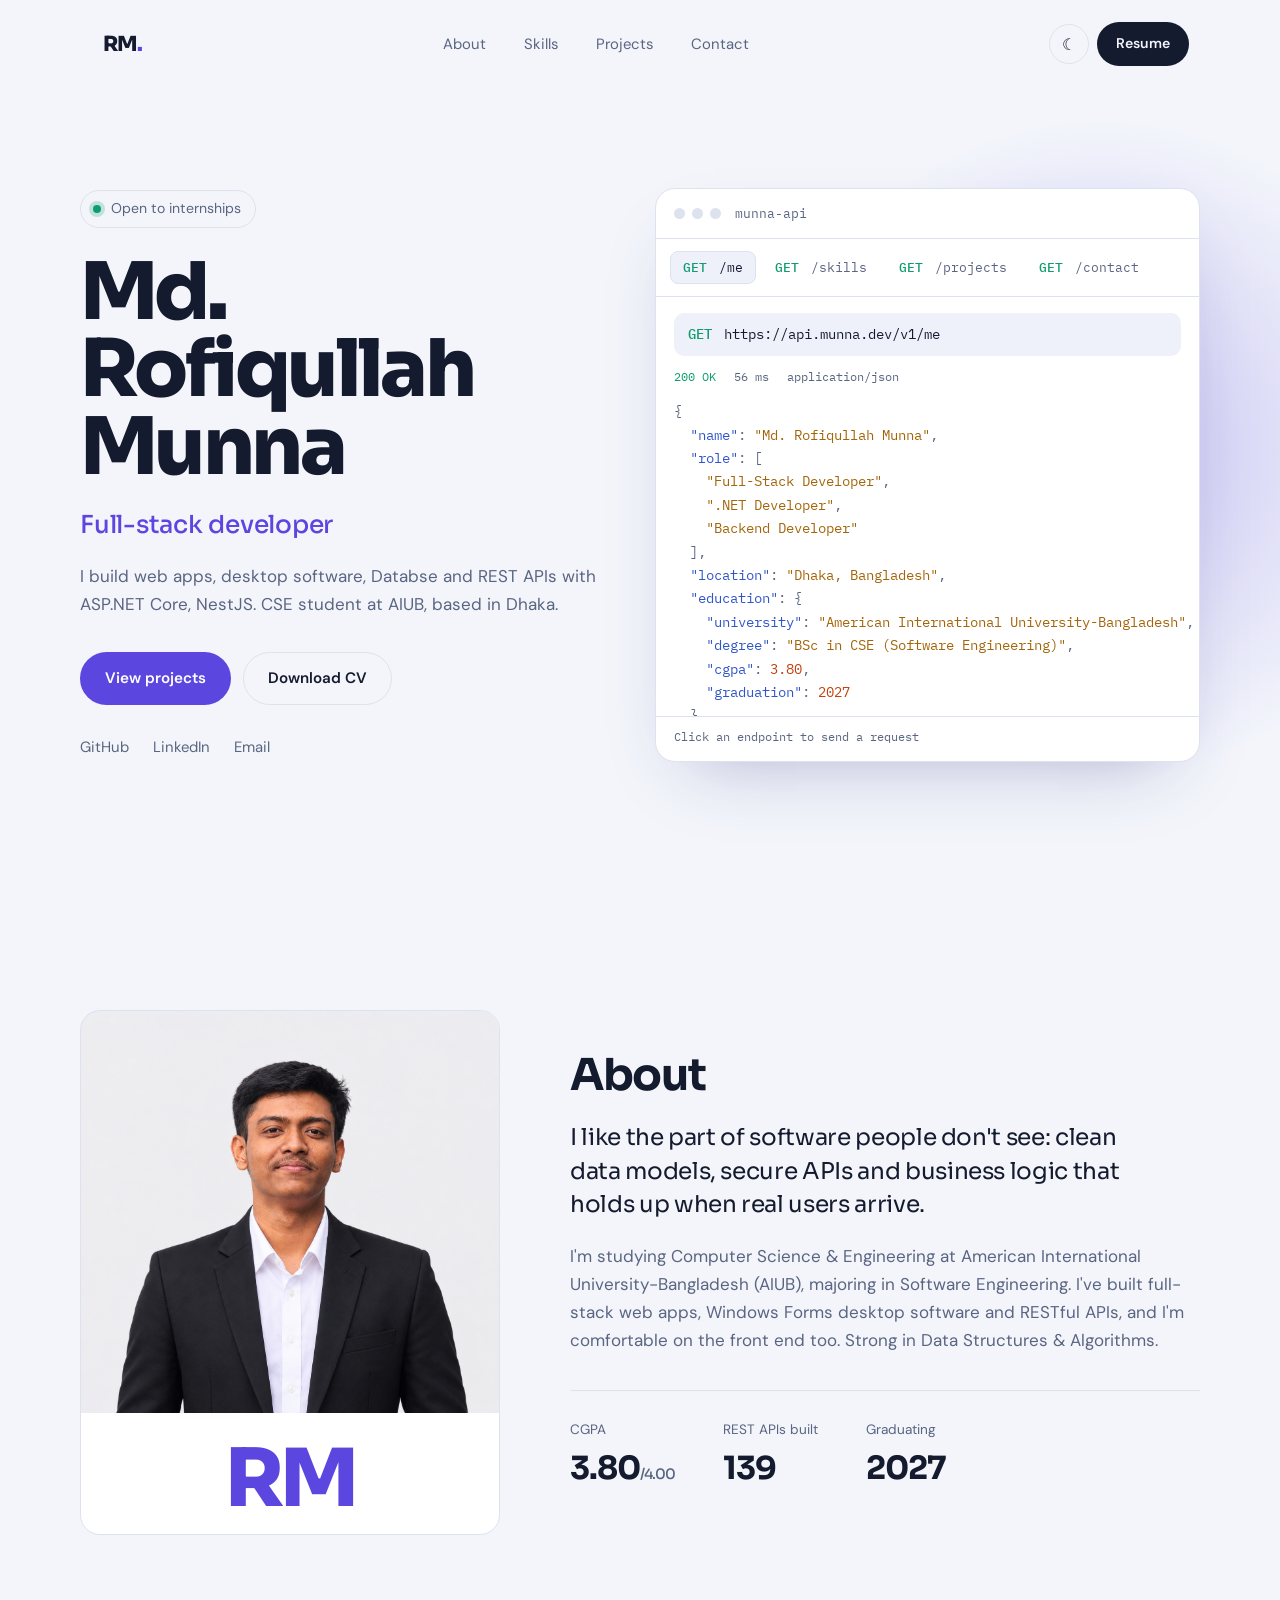
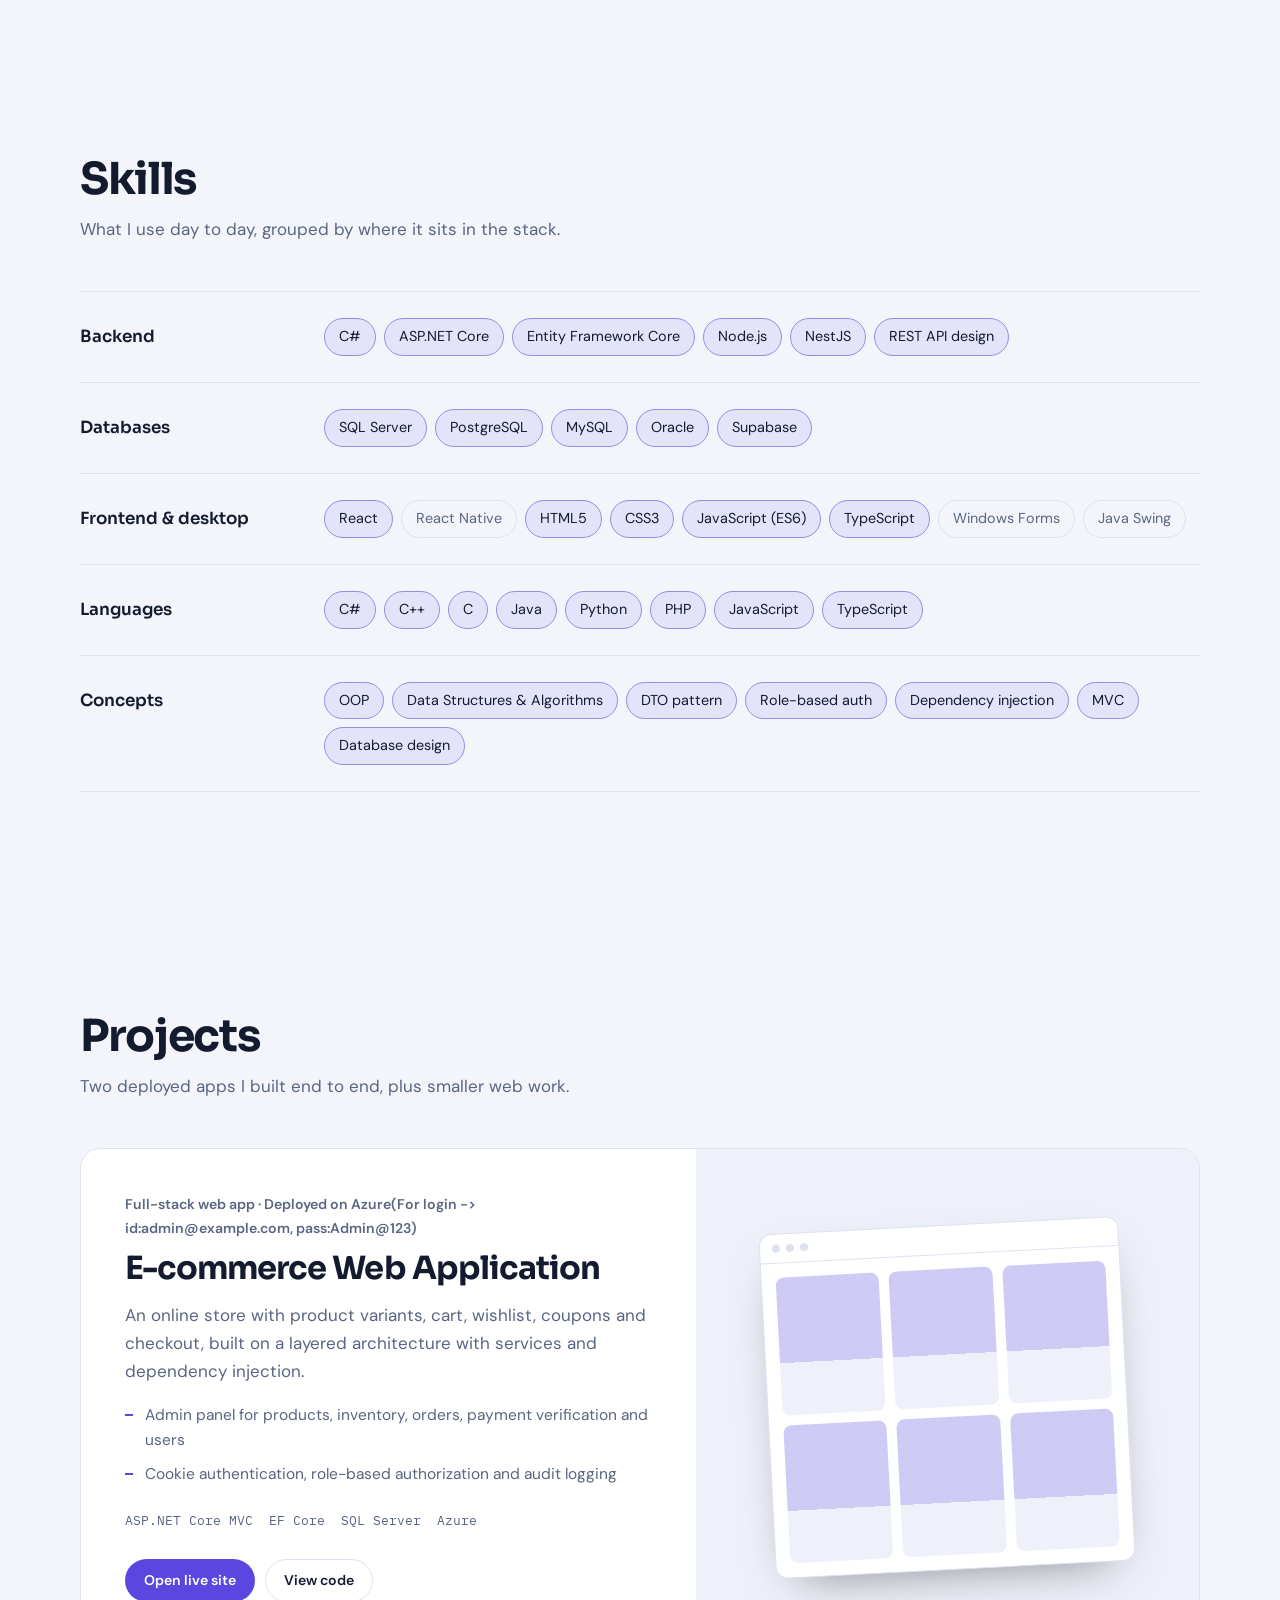
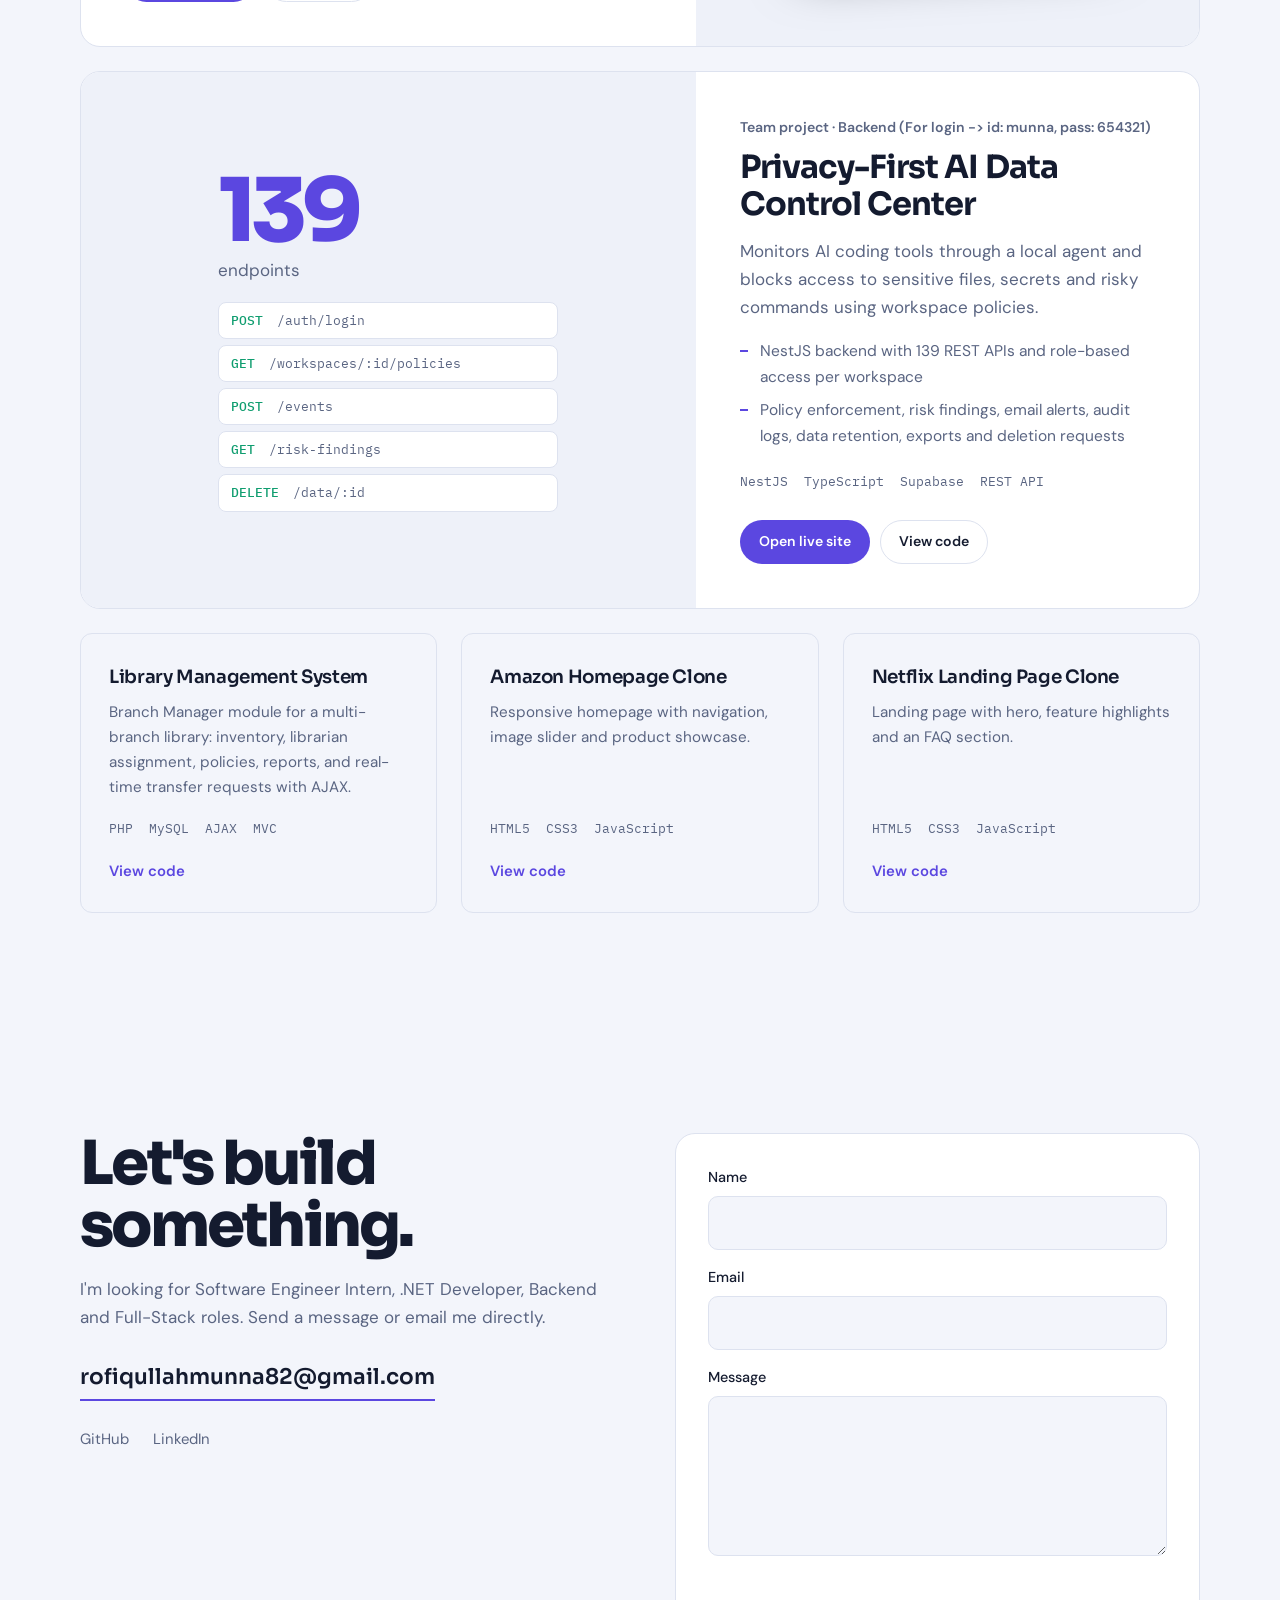
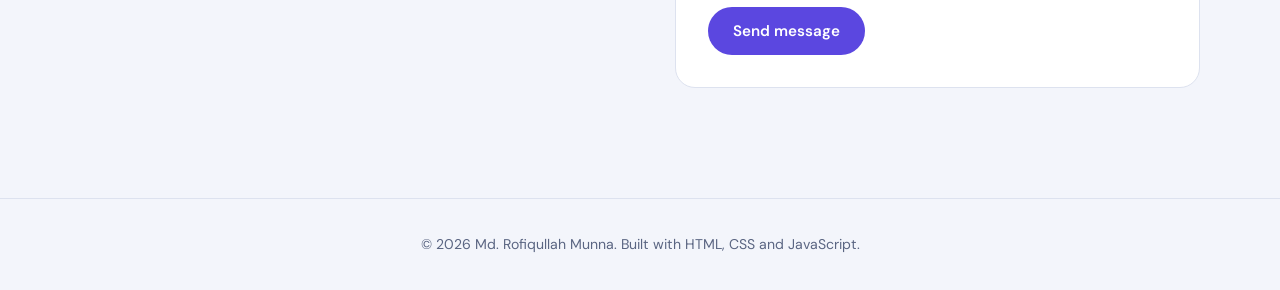
<file: index.html>
<!DOCTYPE html>
<html lang="en">
<head>
  <meta charset="UTF-8" />
  <meta name="viewport" content="width=device-width, initial-scale=1.0" />
  <title>Md. Rofiqullah Munna | Full-Stack &amp; .NET Developer</title>
  <meta name="description" content="Portfolio of Md. Rofiqullah Munna, CSE student at AIUB and full-stack / .NET / backend developer." />
  <link rel="preconnect" href="https://fonts.googleapis.com" />
  <link rel="preconnect" href="https://fonts.gstatic.com" crossorigin />
  <link href="https://fonts.googleapis.com/css2?family=Sora:wght@400;500;600;700;800&family=DM+Sans:opsz,wght@9..40,400;9..40,500;9..40,600&family=IBM+Plex+Mono:wght@400;500&display=swap" rel="stylesheet" />
  <link rel="stylesheet" href="style.css" />
</head>
<body>


  <header class="navbar" id="navbar">
    <a href="#home" class="logo" aria-label="Home">RM<span>.</span></a>

    <nav class="nav-links" id="navLinks">
      <a href="#about" class="nav-link">About</a>
      <a href="#skills" class="nav-link">Skills</a>
      <a href="#projects" class="nav-link">Projects</a>
      <a href="#contact" class="nav-link">Contact</a>
    </nav>

    <div class="nav-actions">
      <button class="icon-btn" id="themeToggle" aria-label="Switch to light theme">☀</button>
      <a href="CV.pdf" class="btn btn-small" target="_blank">Resume</a>
      <button class="icon-btn menu-btn" id="menuBtn" aria-label="Open menu" aria-expanded="false">☰</button>
    </div>
  </header>

  <main>
   
    <section class="hero" id="home">
      <div class="hero-glow" aria-hidden="true"></div>
      <div class="container hero-grid">

        <div class="hero-copy">
          <p class="hero-status"><span class="dot"></span> Open to internships</p>
          <h1 class="hero-name">Md. Rofiqullah<br />Munna</h1>
          <p class="hero-role">Full-stack  developer</p>
          <p class="hero-text">
            I build web apps, desktop software, Databse and REST APIs with  ASP.NET Core,
            NestJS. CSE student at AIUB, based in Dhaka.
          </p>
          <div class="hero-buttons">
            <a href="#projects" class="btn btn-primary">View projects</a>
            <a href="resume.pdf" class="btn btn-ghost" target="_blank">Download CV</a>
          </div>
          <div class="socials">
            <a href="https://github.com/munna89-ig" target="_blank">GitHub</a>
            <a href="https://www.linkedin.com/in/rofiqullah-munna-76301930a" target="_blank">LinkedIn</a>
            <a href="mailto:rofiqullahmunna82@gmail.com">Email</a>
          </div>
        </div>

        
        <div class="console" aria-label="Interactive API console about me">
          <div class="console-bar">
            <span class="lights" aria-hidden="true"><i></i><i></i><i></i></span>
            <span class="console-title">munna-api</span>
          </div>

          <div class="endpoints" role="tablist">
            <button class="endpoint active" role="tab" data-endpoint="me"><b>GET</b> /me</button>
            <button class="endpoint" role="tab" data-endpoint="skills"><b>GET</b> /skills</button>
            <button class="endpoint" role="tab" data-endpoint="projects"><b>GET</b> /projects</button>
            <button class="endpoint" role="tab" data-endpoint="contact"><b>GET</b> /contact</button>
          </div>

          <div class="request">
            <span class="method">GET</span>
            <span class="url" id="reqUrl">https://api.munna.dev/v1/me</span>
          </div>

          <div class="response-meta" id="respMeta">
            <span class="status">200 OK</span>
            <span id="respTime">42 ms</span>
            <span>application/json</span>
          </div>

          <pre class="response" id="response" aria-live="polite"></pre>

          <p class="console-hint">Click an endpoint to send a request</p>
        </div>
      </div>
    </section>

   
    <section class="section" id="about">
      <div class="container about-grid">
        <div class="about-photo">
          <div class="photo-frame">
           <img src="Munna.png" alt="Md. Rofiqullah Munna"> 
            <span class="photo-placeholder">RM</span>
          </div>
        </div>

        <div class="about-text">
          <h2 class="section-title">About</h2>
          <p class="lead">
            I like the part of software people don't see: clean data models, secure APIs and
            business logic that holds up when real users arrive.
          </p>
          <p>
            I'm studying Computer Science &amp; Engineering at American International
            University-Bangladesh (AIUB), majoring in Software Engineering. I've built full-stack
            web apps, Windows Forms desktop software and RESTful APIs, and I'm comfortable on the
            front end too. Strong in Data Structures &amp; Algorithms.
          </p>

          <dl class="facts">
            <div><dt>CGPA</dt><dd>3.80<small>/4.00</small></dd></div>
            <div><dt>REST APIs built</dt><dd>139</dd></div>
            <div><dt>Graduating</dt><dd>2027</dd></div>
          </dl>
        </div>
      </div>
    </section>

   
    <section class="section" id="skills">
      <div class="container">
        <h2 class="section-title">Skills</h2>
        <p class="section-sub">What I use day to day, grouped by where it sits in the stack.</p>

        <div class="skill-rows">
          <div class="skill-row">
            <h3>Backend</h3>
            <ul class="chips">
              <li class="strong" >C#</li><li class="strong">ASP.NET Core</li><li class="strong">Entity Framework Core</li>
              <li class="strong">Node.js</li><li class="strong">NestJS</li><li class="strong">REST API design</li>
            </ul>
          </div>
          <div class="skill-row">
            <h3>Databases</h3>
            <ul class="chips">
              <li class="strong">SQL Server</li><li class="strong">PostgreSQL</li><li class="strong">MySQL</li><li class="strong">Oracle</li><li class="strong">Supabase</li>
            </ul>
          </div>
          <div class="skill-row">
            <h3>Frontend &amp; desktop</h3>
            <ul class="chips">
              <li class="strong">React</li><li>React Native</li><li class="strong">HTML5</li><li class="strong">CSS3</li><li class="strong">JavaScript (ES6)</li>
              <li class="strong">TypeScript</li><li>Windows Forms</li><li>Java Swing</li>
            </ul>
          </div>
          <div class="skill-row">
            <h3>Languages</h3>
            <ul class="chips">
              <li class="strong">C#</li><li class="strong">C++</li><li class="strong">C</li><li class="strong">Java</li><li class="strong">Python</li><li class="strong">PHP</li><li class="strong">JavaScript</li><li class="strong">TypeScript</li>
            </ul>
          </div>
          <div class="skill-row">
            <h3>Concepts</h3>
            <ul class="chips">
              <li class="strong">OOP</li><li class="strong">Data Structures &amp; Algorithms</li><li class="strong">DTO pattern</li>
              <li class="strong">Role-based auth</li><li class="strong">Dependency injection</li><li class="strong">MVC</li><li class="strong">Database design</li>
            </ul>
          </div>
        </div>
      </div>
    </section>

  
    <section class="section" id="projects">
      <div class="container">
        <h2 class="section-title">Projects</h2>
        <p class="section-sub">Two deployed apps I built end to end, plus smaller web work.</p>

        
        <article class="feature">
          <div class="feature-body">
            <p class="feature-kind">Full-stack web app · Deployed on Azure(For login -> id:admin@example.com, pass:Admin@123)</p>
            <h3>E-commerce Web Application</h3>
            <p>
              An online store with product variants, cart, wishlist, coupons and checkout, built on a
              layered architecture with services and dependency injection.
            </p>
            <ul class="points">
              <li>Admin panel for products, inventory, orders, payment verification and users</li>
              <li>Cookie authentication, role-based authorization and audit logging</li>
            </ul>
            <ul class="tech"><li>ASP.NET Core MVC</li><li>EF Core</li><li>SQL Server</li><li>Azure</li></ul>
            <div class="feature-links">
              <a class="btn btn-primary btn-small" href="https://online-shop-cwedfeg3a9dgc2h3.centralindia-01.azurewebsites.net/" target="_blank">Open live site</a>
              <a class="btn btn-ghost btn-small" href="https://github.com/munna89-ig/ecommerce-web-app-dotnet" target="_blank">View code</a>
            </div>
          </div>
          <div class="feature-visual" aria-hidden="true">
            <div class="mock">
              <div class="mock-bar"><i></i><i></i><i></i></div>
              <div class="mock-shop">
                <span></span><span></span><span></span><span></span><span></span><span></span>
              </div>
            </div>
          </div>
        </article>

        <article class="feature reverse">
          <div class="feature-body">
            <p class="feature-kind">Team project · Backend (For login -> id: munna, pass: 654321)</p>
            <h3>Privacy-First AI Data Control Center</h3>
            <p>
              Monitors AI coding tools through a local agent and blocks access to sensitive files,
              secrets and risky commands using workspace policies.
            </p>
            <ul class="points">
              <li>NestJS backend with 139 REST APIs and role-based access per workspace</li>
              <li>Policy enforcement, risk findings, email alerts, audit logs, data retention, exports and deletion requests</li>
            </ul>
            <ul class="tech"><li>NestJS</li><li>TypeScript</li><li>Supabase</li><li>REST API</li></ul>
            <div class="feature-links">
              <a class="btn btn-primary btn-small" href="https://privacy-first-ai-data-control-center-cxs1.onrender.com" target="_blank">Open live site</a>
              <a class="btn btn-ghost btn-small" href="https://github.com/Privacy-First-AI-Data-Control-Center/Privacy-First-AI-Data-Control-Center" target="_blank">View code</a>
            </div>
          </div>
          <div class="feature-visual" aria-hidden="true">
            <div class="api-count">
              <span class="big">139</span>
              <span class="small">endpoints</span>
              <ul class="api-list mono">
                <li><b>POST</b> /auth/login</li>
                <li><b>GET</b> /workspaces/:id/policies</li>
                <li><b>POST</b> /events</li>
                <li><b>GET</b> /risk-findings</li>
                <li><b>DELETE</b> /data/:id</li>
              </ul>
            </div>
          </div>
        </article>

       
        <div class="mini-grid">
          <article class="mini">
            <h3>Library Management System</h3>
            <p>Branch Manager module for a multi-branch library: inventory, librarian assignment, policies, reports, and real-time transfer requests with AJAX.</p>
            <ul class="tech"><li>PHP</li><li>MySQL</li><li>AJAX</li><li>MVC</li></ul>
            <a class="mini-link" href="https://github.com/munna89-ig/Library-Management-System_Web" target="_blank">View code</a>
          </article>
          <article class="mini">
            <h3>Amazon Homepage Clone</h3>
            <p>Responsive homepage with navigation, image slider and product showcase.</p>
            <ul class="tech"><li>HTML5</li><li>CSS3</li><li>JavaScript</li></ul>
            <a class="mini-link" href="https://github.com/munna89-ig/Amazon-Clone" target="_blank">View code</a>
          </article>
          <article class="mini">
            <h3>Netflix Landing Page Clone</h3>
            <p>Landing page with hero, feature highlights and an FAQ section.</p>
            <ul class="tech"><li>HTML5</li><li>CSS3</li><li>JavaScript</li></ul>
            <a class="mini-link" href="https://github.com/munna89-ig/Netflix-Homepage-Clone" target="_blank">View code</a>
          </article>
        </div>
      </div>
    </section>

  
    <section class="section contact" id="contact">
      <div class="container contact-grid">
        <div>
          <h2 class="contact-title">Let's build something.</h2>
          <p class="section-sub">
            I'm looking for Software Engineer Intern, .NET Developer, Backend and Full-Stack roles.
            Send a message or email me directly.
          </p>
          <a class="contact-email" href="mailto:rofiqullahmunna82@gmail.com">rofiqullahmunna82@gmail.com</a>
          <div class="socials">
            <a href="https://github.com/munna89-ig" target="_blank">GitHub</a>
            <a href="https://www.linkedin.com/in/rofiqullah-munna-76301930a" target="_blank">LinkedIn</a>
          </div>
        </div>

        <form class="contact-form" id="contactForm" novalidate>
          <label>Name<input type="text" id="name" autocomplete="name" required /></label>
          <label>Email<input type="email" id="email" autocomplete="email" required /></label>
          <label>Message<textarea id="message" rows="5" required></textarea></label>
          <p class="form-msg" id="formMsg" role="status"></p>
          <button type="submit" class="btn btn-primary">Send message</button>
        </form>
      </div>
    </section>
  </main>

  <footer class="footer">
    <p>© <span id="year"></span> Md. Rofiqullah Munna. Built with HTML, CSS and JavaScript.</p>
  </footer>

  <button class="to-top" id="toTop" aria-label="Back to top">↑</button>

  <script src="script.js"></script>
</body>
</html>
</file>
<file: style.css>
/* =========================================================
   1. DESIGN TOKENS
   Change colors here and the whole site follows.
   ========================================================= */
:root {
  --bg: #0e1424;          /* page background: deep ink blue */
  --surface: #151d33;     /* cards, console */
  --surface-2: #1c2642;   /* hover / inner panels */
  --line: #26314f;        /* borders */
  --text: #e9edf7;
  --muted: #8c97b3;
  --accent: #8f7dff;      /* violet: links, buttons */
  --accent-ink: #0e1424;  /* text on accent buttons */
  --ok: #4fd1a5;          /* HTTP 200 green, used only in the console */
  --json-key: #9ab8ff;
  --json-str: #f2c879;
  --json-num: #ff9d7a;

  --font-display: "Sora", system-ui, sans-serif;
  --font-body: "DM Sans", system-ui, sans-serif;
  --font-mono: "IBM Plex Mono", ui-monospace, monospace;

  --r-lg: 20px;   /* big blocks */
  --r-md: 12px;   /* small cards */
  --r-sm: 999px;  /* pills */
  --nav-h: 76px;
}

body.light {
  --bg: #f3f5fb;
  --surface: #ffffff;
  --surface-2: #eef1f9;
  --line: #dde2ef;
  --text: #141b2f;
  --muted: #5a6582;
  --accent: #5b47e0;
  --accent-ink: #ffffff;
  --ok: #0f9d6f;
  --json-key: #3156c9;
  --json-str: #a3650a;
  --json-num: #c2410c;
}

/* =========================================================
   2. BASE
   ========================================================= */
*, *::before, *::after { margin: 0; padding: 0; box-sizing: border-box; }

html { scroll-behavior: smooth; scroll-padding-top: calc(var(--nav-h) + 10px); }

body {
  font-family: var(--font-body);
  font-size: 1.0625rem;
  line-height: 1.65;
  background: var(--bg);
  color: var(--text);
  transition: background-color .3s, color .3s;
}

a { color: inherit; text-decoration: none; }
ul { list-style: none; }
img { display: block; max-width: 100%; }
.mono { font-family: var(--font-mono); }

:focus-visible { outline: 2px solid var(--accent); outline-offset: 3px; border-radius: 6px; }

.container { width: min(1120px, 90%); margin-inline: auto; }

.section { padding-block: 110px; }

.section-title {
  font-family: var(--font-display);
  font-size: clamp(2rem, 4vw, 2.75rem);
  font-weight: 700;
  letter-spacing: -0.03em;
  line-height: 1.1;
  margin-bottom: 12px;
}
.section-sub { color: var(--muted); max-width: 56ch; margin-bottom: 48px; }

/* =========================================================
   3. BUTTONS
   ========================================================= */
.btn {
  display: inline-flex;
  align-items: center;
  justify-content: center;
  gap: 8px;
  padding: 13px 24px;
  border-radius: var(--r-sm);
  font-family: var(--font-body);
  font-weight: 600;
  font-size: .95rem;
  border: 1px solid transparent;
  cursor: pointer;
  transition: transform .15s, background-color .2s, border-color .2s;
}
.btn:active { transform: scale(.97); }
.btn-primary { background: var(--accent); color: var(--accent-ink); }
.btn-primary:hover { filter: brightness(1.08); }
.btn-ghost { border-color: var(--line); color: var(--text); background: transparent; }
.btn-ghost:hover { border-color: var(--accent); }
.btn-small { padding: 9px 18px; font-size: .88rem; }
.navbar .btn-small { background: var(--text); color: var(--bg); }

.icon-btn {
  width: 40px; height: 40px;
  display: grid; place-items: center;
  border-radius: 50%;
  border: 1px solid var(--line);
  background: transparent;
  color: var(--text);
  font-size: 1rem;
  cursor: pointer;
}
.icon-btn:hover { border-color: var(--accent); }

/* =========================================================
   4. NAVBAR - floating pill
   ========================================================= */
.navbar {
  position: fixed;
  top: 14px; left: 50%;
  transform: translateX(-50%);
  width: min(1120px, 92%);
  height: 60px;
  padding: 0 10px 0 22px;
  display: flex;
  align-items: center;
  justify-content: space-between;
  border-radius: var(--r-sm);
  border: 1px solid transparent;
  z-index: 100;
  transition: background-color .3s, border-color .3s, top .3s;
}
.navbar.scrolled {
  background: color-mix(in srgb, var(--surface) 78%, transparent);
  border-color: var(--line);
  backdrop-filter: blur(14px);
  -webkit-backdrop-filter: blur(14px);
}

.logo { font-family: var(--font-display); font-weight: 800; font-size: 1.3rem; letter-spacing: -0.04em; }
.logo span { color: var(--accent); }

.nav-links { display: flex; gap: 6px; }
.nav-link {
  padding: 8px 16px;
  border-radius: var(--r-sm);
  font-size: .93rem;
  color: var(--muted);
  transition: color .2s, background-color .2s;
}
.nav-link:hover { color: var(--text); }
.nav-link.active { color: var(--text); background: var(--surface-2); }

.nav-actions { display: flex; align-items: center; gap: 8px; }
.menu-btn { display: none; }

/* =========================================================
   5. HERO
   ========================================================= */
.hero {
  position: relative;
  min-height: 100vh;
  display: flex;
  align-items: center;
  padding: 130px 0 80px;
  overflow: hidden;
}

/* soft color light behind the console */
.hero-glow {
  position: absolute;
  width: 720px; height: 720px;
  right: -180px; top: 50%;
  transform: translateY(-50%);
  background: radial-gradient(circle, color-mix(in srgb, var(--accent) 28%, transparent) 0%, transparent 65%);
  pointer-events: none;
}

.hero-grid {
  position: relative;
  display: grid;
  grid-template-columns: 1fr 1.05fr;
  gap: 56px;
  align-items: center;
}

.hero-status {
  display: inline-flex;
  align-items: center;
  gap: 10px;
  padding: 6px 14px 6px 12px;
  border: 1px solid var(--line);
  border-radius: var(--r-sm);
  font-size: .88rem;
  color: var(--muted);
  margin-bottom: 26px;
}
.dot { width: 8px; height: 8px; border-radius: 50%; background: var(--ok); box-shadow: 0 0 0 4px color-mix(in srgb, var(--ok) 22%, transparent); }

.hero-name {
  font-family: var(--font-display);
  font-size: clamp(2.8rem, 6.2vw, 5rem);
  font-weight: 800;
  line-height: .98;
  letter-spacing: -0.045em;
}
.hero-role {
  font-family: var(--font-display);
  font-size: clamp(1.2rem, 2.2vw, 1.55rem);
  font-weight: 500;
  color: var(--accent);
  margin: 18px 0 16px;
  letter-spacing: -0.01em;
}
.hero-text { color: var(--muted); max-width: 46ch; }

.hero-buttons { display: flex; flex-wrap: wrap; gap: 12px; margin: 34px 0 30px; }

.socials { display: flex; gap: 24px; font-size: .93rem; }
.socials a { color: var(--muted); text-decoration: underline; text-decoration-color: transparent; text-underline-offset: 5px; transition: color .2s, text-decoration-color .2s; }
.socials a:hover { color: var(--text); text-decoration-color: var(--accent); }

/* ---------- API console ---------- */
.console {
  background: var(--surface);
  border: 1px solid var(--line);
  border-radius: var(--r-lg);
  box-shadow: 0 30px 80px -30px rgba(10, 8, 40, .6);
  overflow: hidden;
  font-family: var(--font-mono);
  font-size: .86rem;
}
body.light .console { box-shadow: 0 30px 70px -35px rgba(40, 40, 120, .35); }

.console-bar {
  display: flex;
  align-items: center;
  gap: 14px;
  padding: 14px 18px;
  border-bottom: 1px solid var(--line);
}
.lights { display: flex; gap: 7px; }
.lights i { width: 11px; height: 11px; border-radius: 50%; background: var(--line); }
.console-title { color: var(--muted); font-size: .8rem; }

.endpoints {
  display: flex;
  gap: 6px;
  padding: 12px 14px;
  overflow-x: auto;
  border-bottom: 1px solid var(--line);
  scrollbar-width: none;
}
.endpoint {
  flex-shrink: 0;
  font-family: var(--font-mono);
  font-size: .8rem;
  padding: 7px 12px;
  border-radius: 8px;
  border: 1px solid transparent;
  background: transparent;
  color: var(--muted);
  cursor: pointer;
  transition: background-color .2s, color .2s;
}
.endpoint b { color: var(--ok); font-weight: 500; margin-right: 4px; }
.endpoint:hover { color: var(--text); background: var(--surface-2); }
.endpoint.active { color: var(--text); background: var(--surface-2); border-color: var(--line); }

.request {
  display: flex;
  align-items: center;
  gap: 12px;
  margin: 16px 18px 10px;
  padding: 10px 14px;
  border-radius: 10px;
  background: var(--surface-2);
  overflow: hidden;
}
.method { color: var(--ok); font-weight: 500; }
.url { color: var(--text); white-space: nowrap; overflow: hidden; text-overflow: ellipsis; }

.response-meta {
  display: flex;
  gap: 18px;
  padding: 0 18px;
  color: var(--muted);
  font-size: .78rem;
  transition: opacity .2s;
}
.response-meta.loading { opacity: .35; }
.status { color: var(--ok); }

.response {
  height: 330px;
  overflow: auto;
  padding: 14px 18px 6px;
  line-height: 1.7;
  font-family: var(--font-mono);
  color: var(--muted);
  white-space: pre;
}
.response .line { display: block; animation: line-in .25s ease both; }
.json-key { color: var(--json-key); }
.json-str { color: var(--json-str); }
.json-num { color: var(--json-num); }

@keyframes line-in { from { opacity: 0; transform: translateX(-6px); } }

.console-hint {
  padding: 10px 18px 14px;
  font-size: .75rem;
  color: var(--muted);
  border-top: 1px solid var(--line);
}

/* =========================================================
   6. ABOUT
   ========================================================= */
.about-grid {
  display: grid;
  grid-template-columns: 0.8fr 1.2fr;
  gap: 70px;
  align-items: center;
}
.photo-frame {
  aspect-ratio: 4 / 5;
  border-radius: var(--r-lg);
  background:
    radial-gradient(circle at 30% 20%, color-mix(in srgb, var(--accent) 35%, transparent), transparent 60%),
    var(--surface);
  border: 1px solid var(--line);
  display: grid;
  place-items: center;
  overflow: hidden;
}
.photo-frame img { width: 100%; height: 100%; object-fit: cover; }
.photo-placeholder { font-family: var(--font-display); font-size: 5rem; font-weight: 800; letter-spacing: -0.05em; color: var(--accent); }

.about-text .section-title { margin-bottom: 22px; }
.lead {
  font-family: var(--font-display);
  font-size: clamp(1.2rem, 2vw, 1.45rem);
  line-height: 1.45;
  letter-spacing: -0.015em;
  margin-bottom: 20px;
  max-width: 34ch;
}
.about-text > p:not(.lead) { color: var(--muted); max-width: 60ch; }

.facts {
  display: flex;
  flex-wrap: wrap;
  gap: 18px 48px;
  margin-top: 36px;
  padding-top: 28px;
  border-top: 1px solid var(--line);
}
.facts dt { font-size: .85rem; color: var(--muted); }
.facts dd { font-family: var(--font-display); font-size: 2rem; font-weight: 700; letter-spacing: -0.03em; }
.facts small { font-size: .9rem; color: var(--muted); font-weight: 500; }

/* =========================================================
   7. SKILLS - rows, not cards
   ========================================================= */
.skill-rows { border-top: 1px solid var(--line); }
.skill-row {
  display: grid;
  grid-template-columns: 220px 1fr;
  gap: 24px;
  padding: 26px 0;
  border-bottom: 1px solid var(--line);
  align-items: start;
}
.skill-row h3 { font-family: var(--font-display); font-size: 1.05rem; font-weight: 600; padding-top: 5px; }

.chips { display: flex; flex-wrap: wrap; gap: 8px; }
.chips li {
  padding: 6px 14px;
  border-radius: var(--r-sm);
  border: 1px solid var(--line);
  font-size: .9rem;
  color: var(--muted);
}
.chips li.strong { color: var(--text); border-color: color-mix(in srgb, var(--accent) 55%, var(--line)); background: color-mix(in srgb, var(--accent) 10%, transparent); }

/* =========================================================
   8. PROJECTS
   ========================================================= */
.feature {
  display: grid;
  grid-template-columns: 1.1fr 0.9fr;
  gap: 0;
  background: var(--surface);
  border: 1px solid var(--line);
  border-radius: var(--r-lg);
  overflow: hidden;
  margin-bottom: 24px;
}
.feature.reverse .feature-body { order: 2; }

.feature-body { padding: 44px; }
.feature-kind { font-size: .88rem; color: var(--accent); font-weight: 600; margin-bottom: 10px; }
.feature h3 {
  font-family: var(--font-display);
  font-size: clamp(1.5rem, 2.6vw, 2rem);
  font-weight: 700;
  letter-spacing: -0.03em;
  line-height: 1.15;
  margin-bottom: 14px;
}
.feature-body > p { color: var(--muted); max-width: 52ch; }

.points { margin: 18px 0 22px; display: grid; gap: 8px; }
.points li { position: relative; padding-left: 20px; color: var(--muted); font-size: .97rem; }
.points li::before { content: ""; position: absolute; left: 0; top: .7em; width: 8px; height: 2px; background: var(--accent); }

.tech { display: flex; flex-wrap: wrap; gap: 6px 16px; font-family: var(--font-mono); font-size: .8rem; color: var(--muted); }
.feature-links { display: flex; gap: 10px; flex-wrap: wrap; margin-top: 28px; }

/* right-hand visuals */
.feature-visual {
  background: var(--surface-2);
  display: grid;
  place-items: center;
  padding: 36px;
}

.mock {
  width: 100%;
  max-width: 360px;
  border-radius: 12px;
  background: var(--surface);
  border: 1px solid var(--line);
  overflow: hidden;
  transform: rotate(-3deg);
  box-shadow: 0 20px 50px -25px rgba(0, 0, 0, .5);
}
.mock-bar { display: flex; gap: 6px; padding: 10px 12px; border-bottom: 1px solid var(--line); }
.mock-bar i { width: 8px; height: 8px; border-radius: 50%; background: var(--line); }
.mock-shop { display: grid; grid-template-columns: repeat(3, 1fr); gap: 10px; padding: 14px; }
.mock-shop span { aspect-ratio: 3 / 4; border-radius: 8px; background: linear-gradient(180deg, color-mix(in srgb, var(--accent) 22%, var(--surface-2)) 0 62%, var(--surface-2) 62%); }

.api-count { width: 100%; max-width: 340px; }
.api-count .big { font-family: var(--font-display); font-size: 5.5rem; font-weight: 800; letter-spacing: -0.06em; line-height: 1; color: var(--accent); }
.api-count .small { display: block; color: var(--muted); margin-bottom: 18px; }
.api-list { display: grid; gap: 6px; font-size: .8rem; color: var(--muted); }
.api-list li { padding: 7px 12px; border-radius: 8px; background: var(--surface); border: 1px solid var(--line); }
.api-list b { color: var(--ok); font-weight: 500; margin-right: 6px; }

/* smaller projects */
.mini-grid { display: grid; grid-template-columns: repeat(3, 1fr); gap: 24px; margin-top: 8px; }
.mini {
  padding: 28px;
  border-radius: var(--r-md);
  border: 1px solid var(--line);
  display: flex;
  flex-direction: column;
}
.mini h3 { font-family: var(--font-display); font-size: 1.15rem; font-weight: 600; letter-spacing: -0.02em; margin-bottom: 8px; }
.mini p { color: var(--muted); font-size: .95rem; flex: 1; margin-bottom: 18px; }
.mini-link { margin-top: 20px; font-weight: 600; font-size: .93rem; color: var(--accent); }
.mini-link:hover { text-decoration: underline; text-underline-offset: 4px; }

/* =========================================================
   9. CONTACT
   ========================================================= */
.contact-grid { display: grid; grid-template-columns: 1fr 1fr; gap: 70px; align-items: start; }
.contact-title {
  font-family: var(--font-display);
  font-size: clamp(2.4rem, 5vw, 3.8rem);
  font-weight: 800;
  letter-spacing: -0.045em;
  line-height: 1.02;
  margin-bottom: 18px;
}
.contact .section-sub { margin-bottom: 28px; }
.contact-email {
  display: inline-block;
  font-family: var(--font-display);
  font-size: clamp(1.05rem, 2vw, 1.35rem);
  font-weight: 600;
  border-bottom: 2px solid var(--accent);
  padding-bottom: 4px;
  margin-bottom: 26px;
  word-break: break-all;
}

.contact-form {
  display: grid;
  gap: 16px;
  padding: 32px;
  border-radius: var(--r-lg);
  background: var(--surface);
  border: 1px solid var(--line);
}
.contact-form label { display: grid; gap: 6px; font-size: .9rem; font-weight: 500; }
.contact-form input,
.contact-form textarea {
  width: 100%;
  padding: 13px 14px;
  border-radius: 10px;
  border: 1px solid var(--line);
  background: var(--bg);
  color: var(--text);
  font: inherit;
  font-size: 1rem;
  resize: vertical;
}
.contact-form input:focus,
.contact-form textarea:focus { outline: none; border-color: var(--accent); }
.contact-form .error { border-color: #ef5b6b; }
.contact-form .btn { justify-self: start; }
.form-msg { min-height: 1.3em; font-size: .9rem; }
.form-msg.err { color: #ef5b6b; }
.form-msg.ok { color: var(--ok); }

/* =========================================================
   10. FOOTER + BACK TO TOP
   ========================================================= */
.footer { padding: 34px 0; text-align: center; font-size: .88rem; color: var(--muted); border-top: 1px solid var(--line); }

.to-top {
  position: fixed; right: 22px; bottom: 22px;
  width: 44px; height: 44px;
  border-radius: 50%;
  border: 1px solid var(--line);
  background: var(--surface);
  color: var(--text);
  font-size: 1.1rem;
  cursor: pointer;
  opacity: 0; pointer-events: none;
  transition: opacity .3s;
}
.to-top.show { opacity: 1; pointer-events: auto; }
.to-top:hover { border-color: var(--accent); }

/* =========================================================
   11. RESPONSIVE
   ========================================================= */
@media (max-width: 960px) {
  .hero-grid { grid-template-columns: 1fr; gap: 48px; }
  .hero-glow { right: -300px; top: 75%; }
  .feature, .feature.reverse { grid-template-columns: 1fr; }
  .feature.reverse .feature-body { order: 0; }
  .feature-visual { padding: 30px; }
  .mini-grid { grid-template-columns: 1fr 1fr; }
  .about-grid, .contact-grid { grid-template-columns: 1fr; gap: 44px; }
  .about-photo { max-width: 300px; }
}

@media (max-width: 760px) {
  .menu-btn { display: grid; }
  .navbar .btn-small { display: none; }
  .nav-links {
    position: absolute;
    top: 70px; left: 0; right: 0;
    flex-direction: column;
    gap: 4px;
    padding: 12px;
    border-radius: var(--r-lg);
    background: var(--surface);
    border: 1px solid var(--line);
    box-shadow: 0 20px 50px -20px rgba(0, 0, 0, .5);
    opacity: 0;
    transform: translateY(-8px);
    pointer-events: none;
    transition: opacity .2s, transform .2s;
  }
  .nav-links.open { opacity: 1; transform: none; pointer-events: auto; }
  .nav-link { padding: 12px 16px; font-size: 1rem; }

  .section { padding-block: 80px; }
  .skill-row { grid-template-columns: 1fr; gap: 12px; }
  .feature-body { padding: 28px; }
  .mini-grid { grid-template-columns: 1fr; }
  .response { height: 280px; font-size: .78rem; }
  .contact-form { padding: 22px; }
}

@media (prefers-reduced-motion: reduce) {
  html { scroll-behavior: auto; }
  *, *::before, *::after { animation: none !important; transition: none !important; }
}
</file>
